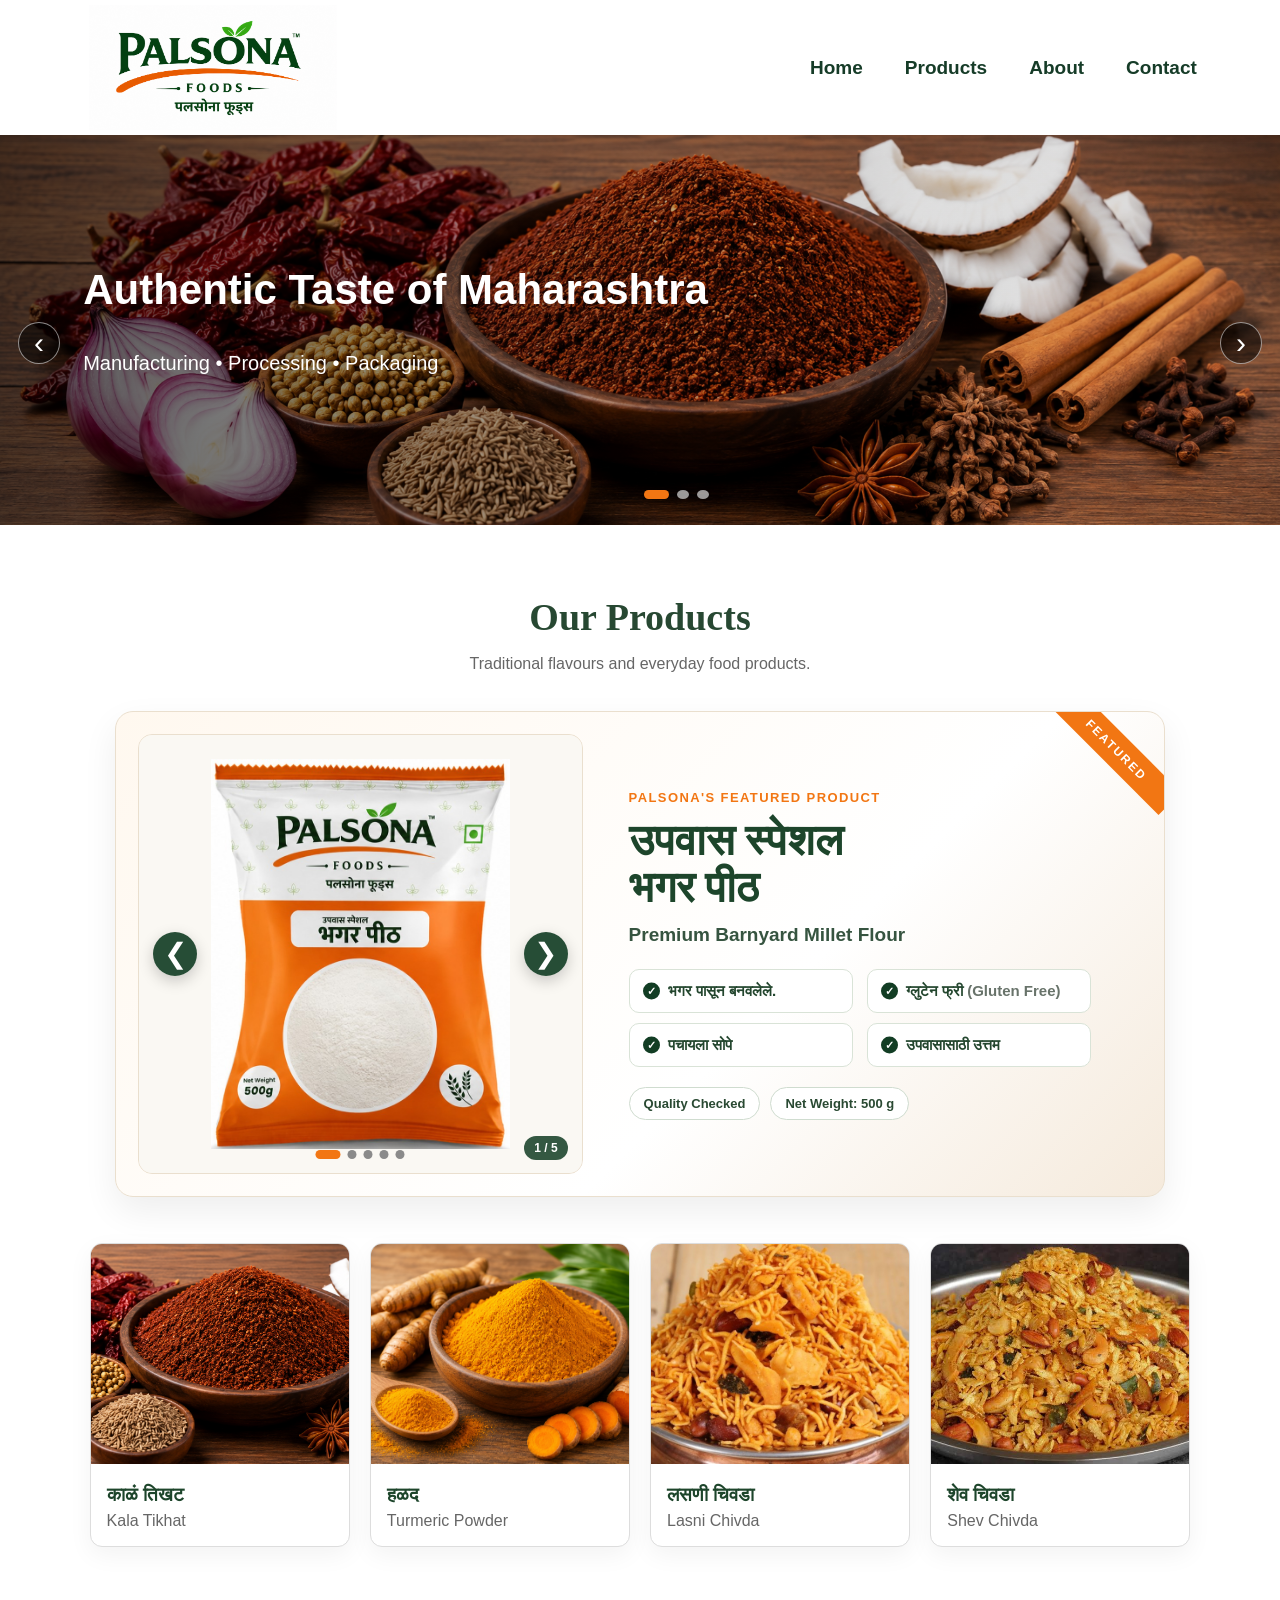
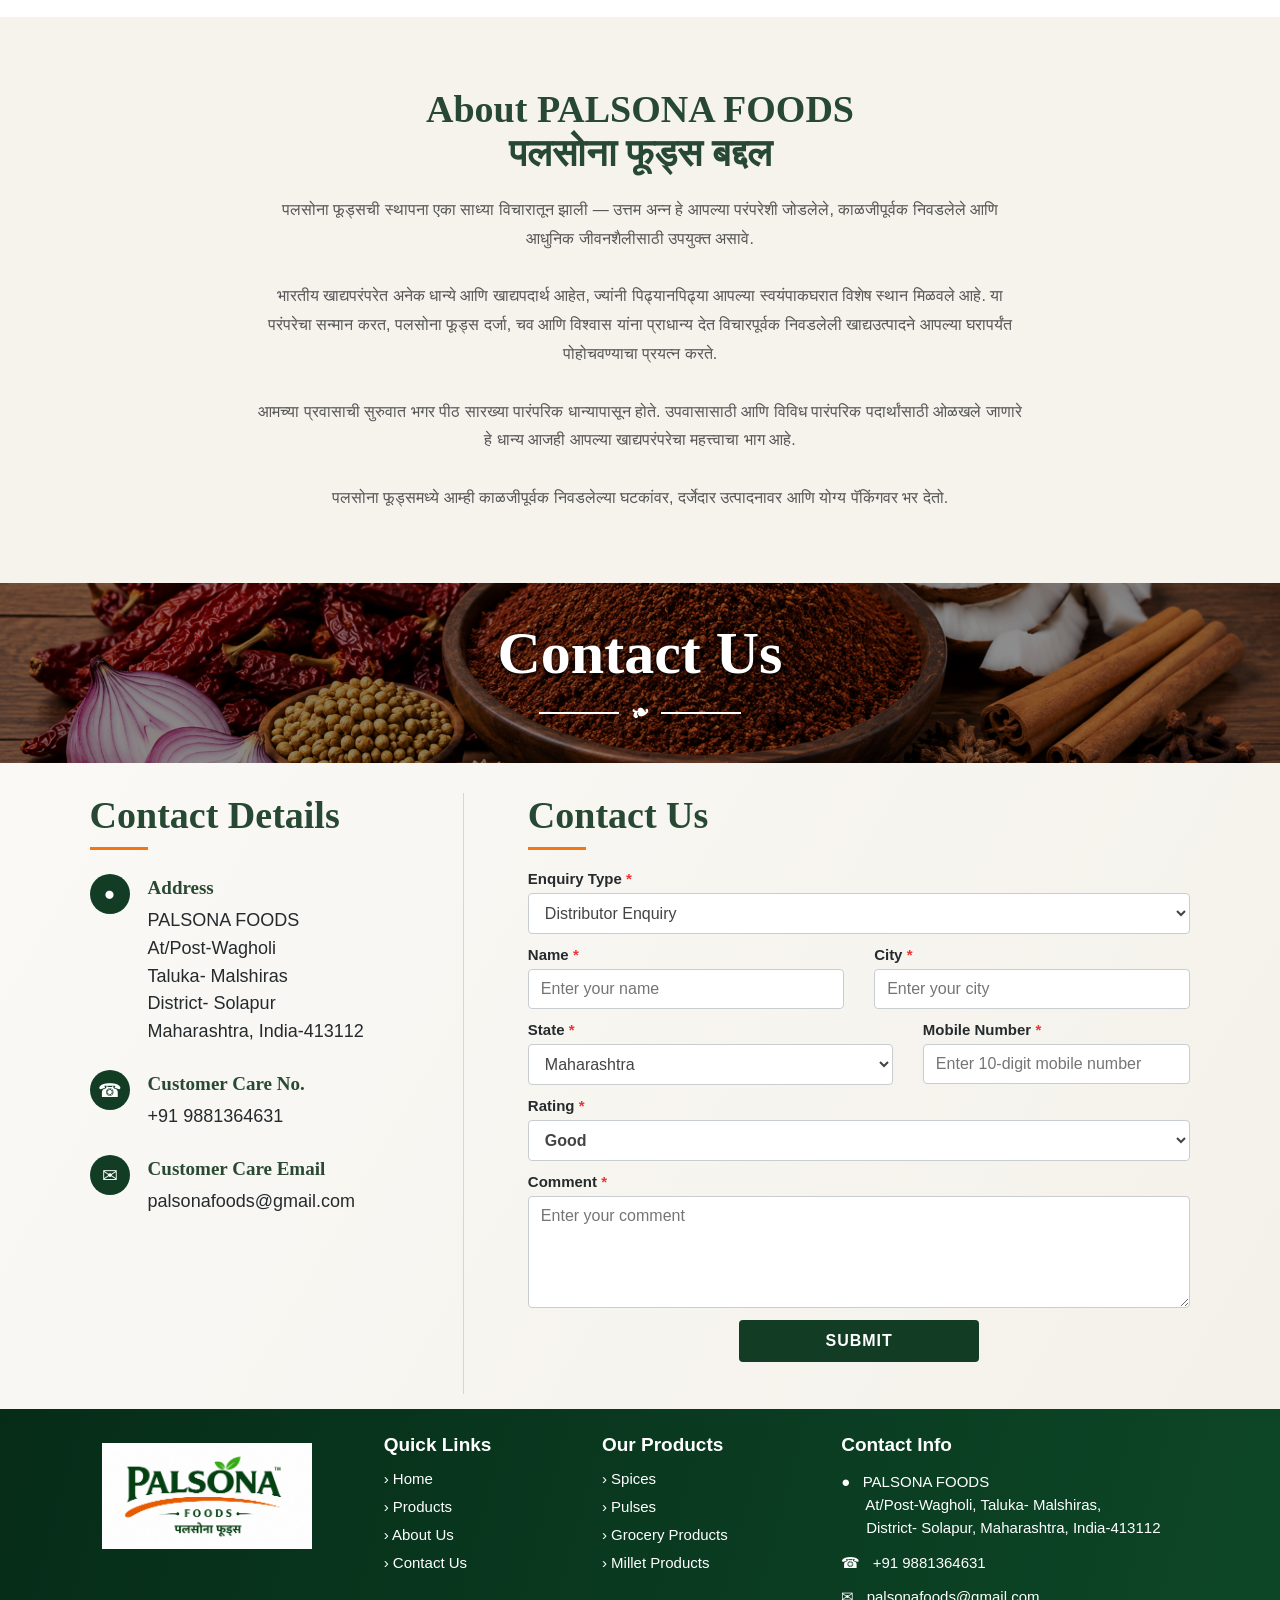
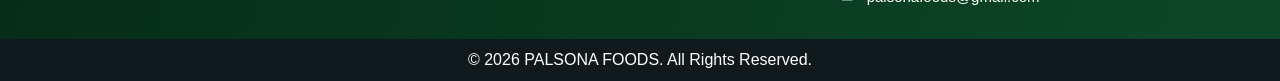
<file: index.html>
<!doctype html>
<html lang="en">
<head>
<meta charset="utf-8">
<meta name="viewport" content="width=device-width, initial-scale=1">
<meta name="description" content="PALSONA FOODS - Manufacturing, Processing and Packaging of authentic Indian food products.">
<title>PALSONA FOODS</title>
<link rel="stylesheet" href="styles.css">
</head>
<body>
<header class="site-header">
  <a class="brand" href="#home"><img src="assets/palsona-logo.png" alt="PALSONA FOODS"></a>
  <button id="menu" aria-label="Open menu">☰</button>
  <nav>
    <a href="#home">Home</a><a href="#products">Products</a><a href="#about">About</a><a href="#contact">Contact</a>
  </nav>
</header>

<main id="home">
<section class="hero">
  <div class="slide" style="background-image:url('assets/kala-tikhat.jpg')"><div class="overlay"><h1>Authentic Taste of Maharashtra</h1><p>Manufacturing • Processing • Packaging</p></div></div>
  <div class="slide" style="background-image:url('assets/turmeric.jpg')"><div class="overlay"><h1>Pure Ingredients.<br>Trusted Quality.</h1><p>Carefully selected and hygienically packed.</div></div>
  <div class="slide" style="background-image:url('assets/lasni-chivda.jpg')"><div class="overlay"><h1>Traditional Taste.<br>Everyday Joy.</h1><p>Discover PALSONA favourites for every kitchen</div></div>
  <button class="prev" aria-label="Previous slide">‹</button><button class="next" aria-label="Next slide">›</button><div class="dots"></div>
</section>

<section id="products" class="section products-section">
  <div class="section-title"><h2>Our Products</h2><p>Traditional flavours and everyday food products.</p></div>

  <article class="featured-product bhagar-featured">
    <div class="bhagar-slider" aria-label="Bhagar Pith product image slideshow">
      <div class="bhagar-slide active"><img src="assets/bhagarpith/bhagar-pith-front.jpg" alt="PALSONA Bhagar Pith front pack"></div>
      <div class="bhagar-slide"><img src="assets/bhagarpith/bhagar-pith-back.jpg" alt="PALSONA Bhagar Pith back pack and product information"></div>
      <div class="bhagar-slide"><img src="assets/bhagarpith/bhagar-pith-detailed.png" alt="PALSONA Bhagar Pith detailed product presentation"></div>
      <div class="bhagar-slide"><img src="assets/bhagarpith/bhagar-pith-nutritional-info.jpg" alt="Bhagar Pith nutritional information"></div>
      <div class="bhagar-slide"><img src="assets/bhagarpith/bhagar-pith-package.png" alt="PALSONA उपवासाचे भगर पीठ product pack"></div>
      <button class="bhagar-prev" type="button" aria-label="Previous Bhagar Pith image">&#10094;</button>
      <button class="bhagar-next" type="button" aria-label="Next Bhagar Pith image">&#10095;</button>
      <div class="bhagar-slider-dots" aria-label="Bhagar Pith image navigation"></div>
      <div class="bhagar-slide-count"><span class="current">1</span> / <span class="total">5</span></div>
    </div>
    <div class="featured-copy">
      <span class="featured-label">PALSONA'S FEATURED PRODUCT</span>
      <h3>उपवास स्पेशल<br>भगर पीठ</h3>
      <p class="featured-english">Premium Barnyard Millet Flour</p>
      <!--<p>Carefully selected and hygienically packed Barnyard Millet flour from PALSONA FOODS — a trusted choice for fasting and everyday wholesome meals.</p>-->
      <ul class="bhagar-highlights" aria-label="Bhagar Pith product highlights">
        <li>भगर पासून बनवलेले.</li>
        <li>ग्लुटेन फ्री <span>(Gluten Free)</span></li>
        <li>पचायला सोपे</li>
        <li>उपवासासाठी उत्तम</li>
      </ul>
      <div class="featured-badges"><span>Quality Checked</span><span>Net Weight: 500 g</span></div>
    </div>
  </article>

  <div class="products">
    <article><img src="assets/kala-tikhat.jpg" alt="Kala Tikhat"><div><h3>काळं तिखट</h3><p>Kala Tikhat</p></div></article>
    <article><img src="assets/turmeric.jpg" alt="Turmeric"><div><h3>हळद</h3><p>Turmeric Powder</p></div></article>
    <article><img src="assets/lasni-chivda.jpg" alt="Lasni Chivda"><div><h3>लसणी चिवडा</h3><p>Lasni Chivda</p></div></article>
    <article><img src="assets/shev-chivda.jpg" alt="Shev Chivda"><div><h3>शेव चिवडा</h3><p>Shev Chivda</p></div></article>
  </div>
</section>

<section id="about" class="about-section">
  <div class="section-title"><h2>About PALSONA FOODS<br>पलसोना फूड्स बद्दल</h2></div>
  <p>पलसोना फूड्सची स्थापना एका साध्या विचारातून झाली — उत्तम अन्न हे आपल्या परंपरेशी जोडलेले, काळजीपूर्वक निवडलेले आणि आधुनिक जीवनशैलीसाठी उपयुक्त असावे.

    <br><br>भारतीय खाद्यपरंपरेत अनेक धान्ये आणि खाद्यपदार्थ आहेत, ज्यांनी पिढ्यानपिढ्या आपल्या स्वयंपाकघरात विशेष स्थान मिळवले आहे. या परंपरेचा सन्मान करत, पलसोना फूड्स दर्जा, चव आणि विश्वास यांना प्राधान्य देत विचारपूर्वक निवडलेली खाद्यउत्पादने आपल्या घरापर्यंत पोहोचवण्याचा प्रयत्न करते.

    <br><br>आमच्या प्रवासाची सुरुवात भगर पीठ सारख्या पारंपरिक धान्यापासून होते. उपवासासाठी आणि विविध पारंपरिक पदार्थांसाठी ओळखले जाणारे हे धान्य आजही आपल्या खाद्यपरंपरेचा महत्त्वाचा भाग आहे.

    <br><br>पलसोना फूड्समध्ये आम्ही काळजीपूर्वक निवडलेल्या घटकांवर, दर्जेदार उत्पादनावर आणि योग्य पॅकिंगवर भर देतो.</p>
</section>

<section id="contact" class="contact-page">
  <div class="contact-hero">
    <div class="contact-hero-inner"><h1>Contact Us</h1><div class="hero-decor"><span></span><b>❧</b><span></span></div></div>
  </div>
  <div class="contact-content">
    <aside class="contact-details">
      <h2>Contact Details</h2><div class="orange-line"></div>
      <div class="detail-item"><div class="icon">●</div><div><h3>Address</h3><p>PALSONA FOODS<br>At/Post-Wagholi<br>Taluka- Malshiras<br>District- Solapur<br>Maharashtra, India-413112</p></div></div>
      <div class="detail-item"><div class="icon">☎</div><div><h3>Customer Care No.</h3><p>+91 9881364631</p></div></div>
      <div class="detail-item"><div class="icon">✉</div><div><h3>Customer Care Email</h3><p>palsonafoods@gmail.com</p></div></div>
    </aside>
    <section class="contact-form-wrap">
      <h2>Contact Us</h2><div class="orange-line"></div>
      <form id="form" action="https://formsubmit.co/palsonafoods@gmail.com" method="POST">
        <input type="hidden" name="_subject" id="email-subject" value="WEBSITE_ENQUIRY">
        <input type="hidden" name="_captcha" value="false">
        <input type="hidden" name="_template" value="table">
        <div class="formgroup"><label for="enquiry">Enquiry Type <em>*</em></label><select id="enquiry" name="Enquiry Type" required><option>Distributor Enquiry</option><option>Customer Feedback</option></select></div>
        <div class="two"><div class="formgroup"><label for="name">Name <em>*</em></label><input id="name" name="Name" placeholder="Enter your name" required></div><div class="formgroup"><label for="city">City <em>*</em></label><input id="city" name="City" placeholder="Enter your city" required></div></div>
        <div class="two"><div class="formgroup"><label for="state">State <em>*</em></label><select id="state" name="State" required>
<option value="Andhra Pradesh">Andhra Pradesh</option>
<option value="Arunachal Pradesh">Arunachal Pradesh</option>
<option value="Assam">Assam</option>
<option value="Bihar">Bihar</option>
<option value="Chhattisgarh">Chhattisgarh</option>
<option value="Goa">Goa</option>
<option value="Gujarat">Gujarat</option>
<option value="Haryana">Haryana</option>
<option value="Himachal Pradesh">Himachal Pradesh</option>
<option value="Jharkhand">Jharkhand</option>
<option value="Karnataka">Karnataka</option>
<option value="Kerala">Kerala</option>
<option value="Madhya Pradesh">Madhya Pradesh</option>
<option value="Maharashtra" selected>Maharashtra</option>
<option value="Manipur">Manipur</option>
<option value="Meghalaya">Meghalaya</option>
<option value="Mizoram">Mizoram</option>
<option value="Nagaland">Nagaland</option>
<option value="Odisha">Odisha</option>
<option value="Punjab">Punjab</option>
<option value="Rajasthan">Rajasthan</option>
<option value="Sikkim">Sikkim</option>
<option value="Tamil Nadu">Tamil Nadu</option>
<option value="Telangana">Telangana</option>
<option value="Tripura">Tripura</option>
<option value="Uttar Pradesh">Uttar Pradesh</option>
<option value="Uttarakhand">Uttarakhand</option>
<option value="West Bengal">West Bengal</option>
<option value="Andaman and Nicobar Islands">Andaman and Nicobar Islands</option>
<option value="Chandigarh">Chandigarh</option>
<option value="Dadra and Nagar Haveli and Daman and Diu">Dadra and Nagar Haveli and Daman and Diu</option>
<option value="Delhi">Delhi</option>
<option value="Jammu and Kashmir">Jammu and Kashmir</option>
<option value="Ladakh">Ladakh</option>
<option value="Lakshadweep">Lakshadweep</option>
<option value="Puducherry">Puducherry</option>
</select></div><div class="formgroup"><label for="mobile">Mobile Number <em>*</em></label><input id="mobile" name="Mobile Number" type="tel" inputmode="numeric" pattern="[0-9]{10}" minlength="10" maxlength="10" title="Please enter a valid 10-digit mobile number" placeholder="Enter 10-digit mobile number" required></div></div>
        <div class="formgroup"><label for="rating">Rating <em>*</em></label>
          <select id="rating" name="Rating" class="rating-select" required>
            <option value="Good" class="rating-4">Good</option>
            <option value="Bad" class="rating-5">Bad</option>
            <option value="Average" class="rating-3">Average</option>
          </select>
        </div>

        <div class="formgroup"><label for="comment">Comment <em>*</em></label><textarea id="comment" name="Comment" rows="5" placeholder="Enter your comment" required></textarea></div>
        <button type="submit">SUBMIT</button><p id="note" aria-live="polite"></p>
      </form>
    </section>
  </div>
</section>
</main>

<footer class="site-footer">
  <div class="footer-grid">
    <div class="footer-brand"><img src="assets/palsona-logo.png" alt="PALSONA FOODS"></div>
    <div><h3>Quick Links</h3><a href="#home">› Home</a><a href="#products">› Products</a><a href="#about">› About Us</a><a href="#contact">› Contact Us</a></div>
    <div><h3>Our Products</h3><a href="#products">› Spices</a><a href="#products">› Pulses</a><a href="#products">› Grocery Products</a><a href="#products">› Millet Products</a></div>
    <div><h3>Contact Info</h3><p>● &nbsp; PALSONA FOODS<br>&nbsp;&nbsp;&nbsp;&nbsp;&nbsp; At/Post-Wagholi, Taluka- Malshiras,<br>&nbsp;&nbsp;&nbsp;&nbsp;&nbsp; District- Solapur, Maharashtra, India-413112</p><p>☎ &nbsp; +91 9881364631</p><p>✉ &nbsp; palsonafoods@gmail.com</p></div>
  </div>
  </div>
  <div class="copyright">© 2026 PALSONA FOODS. All Rights Reserved.</div>
</footer>
<script src="script.js"></script>
</body></html>
</file>
<file: styles.css>
:root{--green:#123d24;--green2:#092e1a;--orange:#f27613;--cream:#f7f5f0;--text:#252a2d}*{box-sizing:border-box}html{scroll-behavior:smooth}body{margin:0;font-family:Arial,Helvetica,sans-serif;color:var(--text);background:#fff}.site-header{height:135px;display:flex;align-items:center;justify-content:space-between;padding:0 6.5%;background:#fff;position:sticky;top:0;z-index:50;box-shadow:0 1px 7px #00000018}.brand img{width:260px;height:125px;object-fit:contain;display:block}nav{display:flex;gap:42px;align-items:center}nav a{color:#163c28;text-decoration:none;font-size:19px;font-weight:700;padding:12px 0}nav a:hover{color:var(--green)}#menu{display:none;background:none;border:0;font-size:27px}.hero{height:390px;position:relative;overflow:hidden;background:#222}.slide{position:absolute;inset:0;background-size:cover;background-position:center;opacity:0;transition:opacity .8s}.slide.active{opacity:1}.slide.bhagar-hero{background-size:cover;background-position:center 40%}.overlay{height:100%;padding-left:6.5%;display:flex;flex-direction:column;justify-content:center;align-items:flex-start;color:#fff;background:linear-gradient(90deg,#000000a8,#00000020 72%)}.overlay h1{font-size:42px;margin:0 0 18px}.overlay p{font-size:20px}.overlay a{margin-top:22px;background:#f57d00;color:#fff;padding:15px 24px;border-radius:5px;text-decoration:none;font-weight:700}.prev,.next{position:absolute;top:48%;z-index:3;width:42px;height:42px;border:1px solid #fff8;border-radius:50%;background:#0008;color:#fff;font-size:30px}.prev{left:18px}.next{right:18px}.dots{position:absolute;bottom:22px;left:50%;z-index:4}.dot{width:9px;height:9px;border:0;border-radius:50%;margin:4px;background:#fff9}.dot.active{width:25px;border-radius:8px;background:var(--orange)}.section{padding:70px 7%}.section-title{text-align:center}.section-title h2,.about-section h2,.contact-details h2,.contact-form-wrap h2{font-family:Georgia,serif;color:#274832;font-size:38px;margin:0 0 10px}.section-title p{color:#666}.featured-product{max-width:1050px;margin:38px auto 46px;display:grid;grid-template-columns:minmax(330px,45%) 1fr;align-items:center;gap:46px;padding:22px 38px 22px 22px;border:1px solid #eadfce;border-radius:18px;background:linear-gradient(135deg,#fff8ef,#fff 62%,#f5eadc);box-shadow:0 14px 35px #00000012;position:relative;overflow:hidden}.featured-product:after{content:"FEATURED";position:absolute;right:-28px;top:22px;background:var(--orange);color:#fff;font-size:12px;font-weight:800;letter-spacing:2px;padding:9px 36px;transform:rotate(45deg);transform-origin:center}.featured-image{display:flex;align-items:center;justify-content:center;min-height:360px;background:radial-gradient(circle,#fff 35%,#f8eee2 100%);border-radius:14px}.featured-image img{max-width:100%;max-height:420px;width:auto;height:auto;object-fit:contain;display:block}.featured-copy{padding-right:35px}.featured-label{display:inline-block;color:var(--orange);font-size:13px;font-weight:800;letter-spacing:1.4px;margin-bottom:8px}.featured-copy h3{font-family:Georgia,serif;font-size:43px;line-height:1.1;color:#1d452b;margin:4px 0 8px}.featured-copy p{font-size:17px;line-height:1.65;color:#555;margin:0 0 16px}.featured-copy .featured-english{font-weight:700;color:#365440;font-size:19px}.featured-badges{display:flex;flex-wrap:wrap;gap:10px}.featured-badges span{border:1px solid #cfdccf;background:#fff;color:#294932;border-radius:20px;padding:8px 14px;font-size:13px;font-weight:700}.products{display:grid;grid-template-columns:repeat(4,1fr);gap:20px;margin-top:38px}.products article{border:1px solid #ddd;border-radius:12px;overflow:hidden;background:#fff;box-shadow:0 8px 24px #0000000d}.products img{width:100%;height:220px;object-fit:cover}.products article div{padding:16px}.products h3{margin:0;color:#1d452b}.products p{margin:6px 0 0;color:#666}.about-section{background:#f6f3ed;padding:70px 20%;text-align:center}.about-section p{max-width:850px;margin:20px auto 0;line-height:1.8;color:#555}.contact-hero{height:180px;background-image:linear-gradient(#00000072,#00000072),url('assets/kala-tikhat.jpg');background-size:cover;background-position:center 46%;display:flex;align-items:center;justify-content:center;color:#fff}.contact-hero h1{font-family:Georgia,serif;font-size:60px;margin:0;text-shadow:0 2px 4px #000}.contact-hero-inner{text-align:center}.hero-decor{display:flex;align-items:center;justify-content:center;gap:12px;margin-top:12px}.hero-decor span{display:block;width:80px;height:2px;background:#fff}.hero-decor b{font-size:22px;transform:rotate(-20deg)}.contact-content{background:linear-gradient(120deg,#faf9f6,#f4f1ea);display:grid;grid-template-columns:34% 66%;padding:30px 7% 15px}.contact-details{padding:0 42px 28px 0;border-right:1px solid #d6d6d6}.contact-form-wrap{padding:0 0 20px 64px}.orange-line{height:3px;width:58px;background:var(--orange);margin:9px 0 20px}.detail-item{display:flex;gap:18px;margin:24px 0}.detail-item .icon{width:40px;height:40px;flex:0 0 40px;border-radius:50%;background:var(--green);color:#fff;display:grid;place-items:center;font-size:19px}.detail-item h3{font-family:Georgia,serif;color:#294932;font-size:19px;margin:3px 0 8px}.detail-item p{margin:0;font-size:18px;line-height:1.55}.detail-item a{color:inherit;text-decoration:none}.contact-form-wrap form{display:flex;flex-direction:column;gap:12px}.two{display:grid;grid-template-columns:1fr 1fr;gap:30px}.formgroup{display:flex;flex-direction:column;gap:6px}.formgroup label{font-size:15px;font-weight:700}.formgroup em{color:#e33;font-style:normal}input,select,textarea{font:inherit;font-size:16px;padding:10px 12px;border:1px solid #c8cdd1;border-radius:4px;background:#fff;color:#444}textarea{resize:vertical;min-height:85px}input:focus,select:focus,textarea:focus{outline:none;border-color:#315e41;box-shadow:0 0 0 3px #315e4112}form button{align-self:center;width:240px;background:var(--green);color:#fff;border:0;border-radius:4px;padding:12px 20px;font-weight:800;font-size:16px;letter-spacing:1px;cursor:pointer;margin-top:0}form button:hover{background:#0c2f19}#note{text-align:center;margin:0;color:#17643b}.site-footer{background:linear-gradient(105deg,#062c18,#0d4727);color:#fff}.footer-grid{display:grid;grid-template-columns:1.1fr .8fr .9fr 1.6fr;gap:50px;padding:25px 8% 20px;align-items:start}.footer-brand img{width:210px;height:125px;object-fit:contain;display:block;filter:none;background:transparent}.footer-grid h3{font-size:19px;margin:0 0 14px}.footer-grid a{display:block;color:#fff;text-decoration:none;margin:11px 0;font-size:15px}.footer-grid p{font-size:15px;line-height:1.55;margin:11px 0}.copyright{background:#10191b;text-align:center;padding:12px;font-size:16px}@media(max-width:900px){.featured-product{grid-template-columns:1fr;gap:18px;padding:22px}.featured-image{min-height:300px}.featured-image img{max-height:360px}.featured-copy{padding:0 20px 10px}.featured-product:after{right:-30px;top:15px}.site-header{height:105px;padding:0 20px}.brand img{width:190px;height:95px}nav{gap:18px}.products{grid-template-columns:repeat(2,1fr)}.contact-content{grid-template-columns:1fr;padding:30px 5%}.contact-details{border-right:0;border-bottom:1px solid #d6d6d6;padding:0 0 25px}.contact-form-wrap{padding:30px 0 10px}.footer-grid{grid-template-columns:repeat(2,1fr)}}@media(max-width:650px){.featured-product{margin:28px auto 38px;padding:16px}.featured-image{min-height:260px}.featured-image img{max-height:310px}.featured-copy{padding:0 6px}.featured-copy h3{font-size:34px}.featured-copy p{font-size:16px}.featured-badges{flex-direction:column;align-items:flex-start}.products{grid-template-columns:1fr}.site-header{}#menu{display:block}nav{display:none;position:absolute;top:105px;left:0;right:0;background:#fff;box-shadow:0 8px 15px #0002;flex-direction:column;gap:0;padding:10px 25px}nav.open{display:flex}nav a{width:100%;padding:13px 0;border-bottom:1px solid #eee}.hero{height:288px}.overlay{padding:0 30px}.overlay h1{font-size:34px}.contact-hero{height:150px}.contact-hero h1{font-size:45px}.two{grid-template-columns:1fr;gap:12px}.products{grid-template-columns:1fr}.section{padding:50px 6%}.about-section{padding:50px 8%}.footer-grid{grid-template-columns:1fr;padding:30px 9%;gap:25px}.prev,.next{display:none}.footer-brand img{width:190px}}


/* Bhagar Pith featured product slideshow */
.bhagar-featured{grid-template-columns:minmax(330px,45%) 1fr}
.bhagar-slider{position:relative;min-height:440px;height:100%;border-radius:14px;overflow:hidden;background:radial-gradient(circle,#fff 35%,#f8eee2 100%);border:1px solid #eadfce}
.bhagar-slide{position:absolute;inset:0;display:flex;align-items:center;justify-content:center;padding:24px;opacity:0;visibility:hidden;transition:opacity .45s ease,visibility .45s ease;background:#faf8f3}
.bhagar-slide.active{opacity:1;visibility:visible}
.bhagar-slide img{width:100%;height:100%;max-height:420px;object-fit:contain;display:block}
.bhagar-prev,.bhagar-next{position:absolute;top:50%;z-index:5;transform:translateY(-50%);width:44px;height:44px;border:0;border-radius:50%;background:#123d24e8;color:#fff;font-size:28px;line-height:1;cursor:pointer;display:grid;place-items:center;box-shadow:0 5px 15px #0003;transition:transform .2s,background .2s}
.bhagar-prev{left:14px}.bhagar-next{right:14px}.bhagar-prev:hover,.bhagar-next:hover{background:var(--orange);transform:translateY(-50%) scale(1.06)}
.bhagar-slider-dots{position:absolute;z-index:5;left:50%;bottom:14px;transform:translateX(-50%);display:flex;gap:7px}
.bhagar-slider-dot{width:9px;height:9px;border:0;border-radius:50%;background:#8a8a8a;cursor:pointer;padding:0}.bhagar-slider-dot.active{width:25px;border-radius:8px;background:var(--orange)}
.bhagar-slide-count{position:absolute;z-index:5;right:14px;bottom:13px;background:#123d24d9;color:#fff;border-radius:16px;padding:5px 10px;font-size:12px;font-weight:700}
.bhagar-highlights{list-style:none;margin:18px 0 20px;padding:0;display:grid;grid-template-columns:1fr 1fr;gap:10px 14px}.bhagar-highlights li{position:relative;padding:11px 14px 11px 38px;border:1px solid #d9e3d7;border-radius:10px;background:#fff;color:#23462e;font-weight:700;font-size:15px;line-height:1.35}.bhagar-highlights li:before{content:'✓';position:absolute;left:13px;top:50%;transform:translateY(-50%);width:17px;height:17px;border-radius:50%;background:var(--green);color:#fff;display:grid;place-items:center;font-size:11px}.bhagar-highlights li span{font-weight:600;color:#68736a}
@media(max-width:900px){.bhagar-slider{min-height:420px}.bhagar-highlights{grid-template-columns:1fr}}
@media(max-width:650px){.bhagar-slider{min-height:390px}.bhagar-slide{padding:18px}.bhagar-slide img{max-height:360px}.bhagar-prev,.bhagar-next{display:grid;width:38px;height:38px;font-size:24px}.bhagar-highlights li{font-size:14px}.bhagar-slider-dots{bottom:11px}.bhagar-slide-count{bottom:10px;right:10px}}

/* Mobile refinement: Featured Bhagar Pith product */
@media (max-width: 650px) {
  .featured-product.bhagar-featured {
    width: 100%;
    max-width: none;
    margin: 24px 0 34px;
    padding: 12px;
    gap: 16px;
    grid-template-columns: minmax(0, 1fr);
    overflow: hidden;
  }

  .featured-product.bhagar-featured:after {
    right: -34px;
    top: 14px;
    font-size: 10px;
    letter-spacing: 1.4px;
    padding: 8px 36px;
  }

  .bhagar-featured .bhagar-slider {
    width: 100%;
    min-height: 430px;
    height: 430px;
    margin: 0;
    border-radius: 12px;
  }

  .bhagar-featured .bhagar-slide {
    width: 100%;
    height: 100%;
    padding: 8px 10px 28px;
  }

  .bhagar-featured .bhagar-slide img {
    width: 100%;
    height: 100%;
    max-width: 100%;
    max-height: 100%;
    object-fit: contain;
  }

  .bhagar-featured .bhagar-prev,
  .bhagar-featured .bhagar-next {
    width: 36px;
    height: 36px;
    font-size: 22px;
    top: 50%;
  }

  .bhagar-featured .bhagar-prev { left: 8px; }
  .bhagar-featured .bhagar-next { right: 8px; }

  .bhagar-featured .bhagar-slider-dots {
    bottom: 9px;
    max-width: 58%;
    flex-wrap: nowrap;
    gap: 5px;
  }

  .bhagar-featured .bhagar-slide-count {
    right: 8px;
    bottom: 8px;
    font-size: 11px;
    padding: 4px 8px;
  }

  .bhagar-featured .featured-copy {
    width: 100%;
    min-width: 0;
    padding: 2px 6px 8px;
  }

  .bhagar-featured .featured-copy h3 {
    font-size: clamp(30px, 9vw, 38px);
    line-height: 1.18;
    overflow-wrap: anywhere;
  }

  .bhagar-featured .featured-copy p {
    overflow-wrap: anywhere;
  }

  .bhagar-featured .bhagar-highlights {
    width: 100%;
    grid-template-columns: minmax(0, 1fr);
    gap: 9px;
  }

  .bhagar-featured .bhagar-highlights li {
    width: 100%;
    min-width: 0;
    padding-right: 12px;
    overflow-wrap: anywhere;
  }

  .bhagar-featured .featured-badges {
    width: 100%;
  }

  .bhagar-featured .featured-badges span {
    width: 100%;
    text-align: center;
  }
}

@media (max-width: 380px) {
  .featured-product.bhagar-featured { padding: 10px; }
  .bhagar-featured .bhagar-slider { min-height: 390px; height: 390px; }
  .bhagar-featured .featured-copy h3 { font-size: 29px; }
}


/* Contact form: mobile number and rating enhancements */
#mobile:invalid:not(:placeholder-shown) {
  border-color: #c0392b;
}
.rating-select {
  font-weight: 700;
  cursor: pointer;
}
.rating-select.rating-1-selected { border-color: #c0392b; color: #c0392b; }
.rating-select.rating-2-selected { border-color: #e67e22; color: #e67e22; }
.rating-select.rating-3-selected { border-color: #b8860b; color: #b8860b; }
.rating-select.rating-4-selected { border-color: #5a8f1b; color: #5a8f1b; }
.rating-select.rating-5-selected { border-color: #1b7f3a; color: #1b7f3a; }
.rating-select option.rating-1 { color: #c0392b; background: #fdecea; }
.rating-select option.rating-2 { color: #e67e22; background: #fff3e6; }
.rating-select option.rating-3 { color: #b8860b; background: #fff9db; }
.rating-select option.rating-4 { color: #5a8f1b; background: #f0f8e8; }
.rating-select option.rating-5 { color: #1b7f3a; background: #e8f6ee; }
</file>
